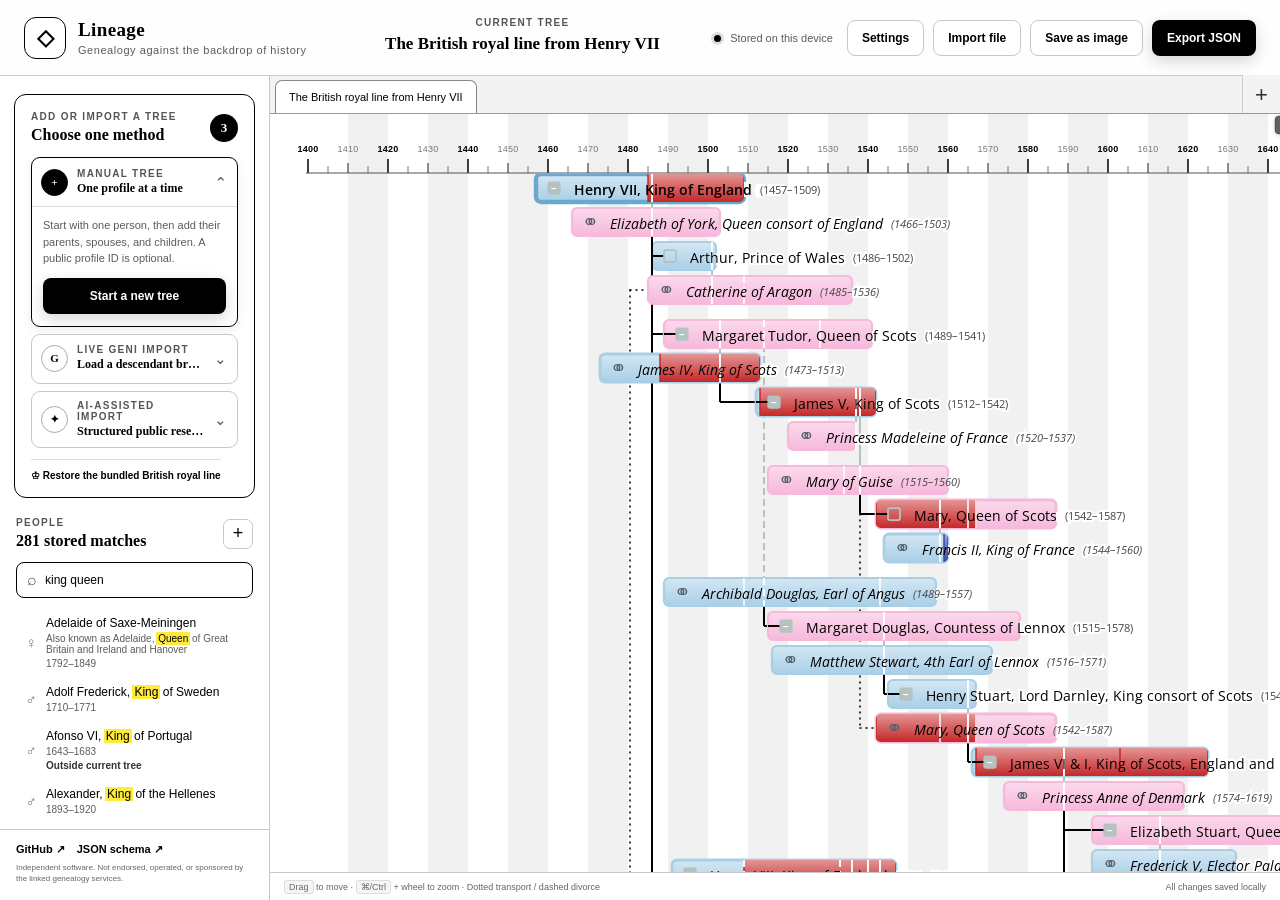
<file: index.html>
<!doctype html>
<html lang="en">
<head>
  <meta charset="utf-8">
  <meta name="viewport" content="width=device-width, initial-scale=1">
  <meta name="color-scheme" content="light">
  <meta name="description" content="Lineage places family trees on a shared timeline, revealing genealogy against the backdrop of history.">
  <meta name="geni-app-id" content="zgW8WYPaAaGlYDbHFDhXfJosKALeFPUPczL7Q4bK">
  <meta name="geni-request-delay-ms" content="450">
  <title>Lineage · Genealogy against the backdrop of history</title>
  <link rel="preconnect" href="https://fonts.googleapis.com">
  <link rel="preconnect" href="https://fonts.gstatic.com" crossorigin>
  <link href="https://fonts.googleapis.com/css2?family=Open+Sans:ital,wght@0,400;1,400&display=swap" rel="stylesheet">
  <link rel="stylesheet" href="./styles.css?v=82">
</head>
<body>
  <div class="app-shell">
    <header class="app-header">
      <a class="brand" href="./" aria-label="Lineage home">
        <span class="brand-mark" aria-hidden="true">◇</span>
        <span>
          <strong>Lineage</strong>
          <small>Genealogy against the backdrop of history</small>
        </span>
      </a>

      <div class="header-center">
        <span class="eyebrow">Current tree</span>
        <button class="tree-title" id="tree-title" type="button">Untitled family</button>
      </div>

      <div class="header-actions">
        <span class="privacy-pill"><span class="status-dot"></span> Stored on this device</span>
        <button class="button secondary" id="global-events-button" type="button">Settings</button>
        <button class="button secondary" id="import-file-button" type="button">Import file</button>
        <button class="button secondary" id="save-image-button" type="button">Save as image</button>
        <button class="button primary" id="export-button" type="button">Export JSON</button>
        <input id="file-input" type="file" accept="application/json,.json,.ged,.gedcom,text/plain" hidden>
      </div>
    </header>

    <div class="workspace">
      <aside class="sidebar left-sidebar">
        <section class="source-card">
          <div class="source-heading">
            <div>
              <span class="eyebrow">Build your own</span>
              <h2>One profile at a time</h2>
            </div>
            <span class="source-monogram" aria-hidden="true">+</span>
          </div>
          <p>Start with one person, then add their parents, spouses, and children. A public profile ID is optional.</p>
          <button class="button primary grow start-tree-button" id="new-tree-button" type="button">Start a new tree</button>
          <div class="source-divider"><span>or research a public branch</span></div>
          <div class="source-subheading"><span class="eyebrow">AI-assisted import</span><strong>Bring back structured public research</strong></div>
          <p>Copy a prepared prompt into your preferred AI chatbot, then paste or upload its JSON response. Matching IDs are stitched into this tree.</p>
          <button class="button secondary grow ai-import-button" id="prepare-ai-import" type="button">Prepare research prompt</button>
          <button class="example-button" id="royal-example-button" type="button">♔ Restore the bundled British royal line</button>
        </section>

        <section class="people-section">
          <div class="section-heading">
            <div>
              <span class="eyebrow">People</span>
              <h2><span id="people-count">0</span> <span id="people-label">profiles</span></h2>
            </div>
            <button class="icon-button" id="add-person-button" type="button" aria-label="Add a person">+</button>
          </div>
          <label class="search-box">
            <span aria-hidden="true">⌕</span>
            <input id="tree-filter" type="search" placeholder="Search all stored people" aria-label="Search all stored people">
          </label>
          <div class="people-list" id="people-list"></div>
        </section>

        <footer class="source-footer">
          <div class="source-links"><a href="https://github.com/liuyao12/genealogy-timeline" target="_blank" rel="noreferrer">GitHub ↗</a><a href="https://github.com/liuyao12/genealogy-timeline/blob/main/docs/import-schema.md" target="_blank" rel="noreferrer">JSON schema ↗</a></div>
          <p>Independent software. Not endorsed, operated, or sponsored by the linked genealogy services.</p>
        </footer>
      </aside>

      <main class="tree-panel">
        <nav class="tree-tab-bar" aria-label="Family trees">
          <div class="tree-tabs" id="tree-tabs" role="tablist"></div>
          <button class="tree-tab-add" id="add-tree-tab" type="button" aria-label="Create another tree" title="Create another tree">+</button>
        </nav>
        <div class="canvas-viewport" id="canvas-viewport">
          <div class="empty-state" id="empty-state">
            <div class="empty-emblem">◇</div>
            <span class="eyebrow">Start locally</span>
            <h1>Add your first profile</h1>
            <p>Build a family timeline one person at a time. Add names and life dates here, then connect each new profile as a parent, spouse, or child. Your working copy remains in this browser.</p>
            <div class="empty-actions">
              <button class="button primary" id="empty-add-person-button" type="button">Add first profile</button>
              <button class="button secondary" id="empty-file-button" type="button">Open a backup</button>
            </div>
          </div>
          <svg id="timeline-ruler" class="timeline-ruler timeline-grid" xmlns="http://www.w3.org/2000/svg" aria-label="Timeline year ruler" hidden></svg>
          <svg id="timeline-canvas" class="timeline-canvas" xmlns="http://www.w3.org/2000/svg" role="img" aria-label="Family tree arranged by lifespan" hidden></svg>
        </div>

        <div class="canvas-status">
          <span><kbd>Drag</kbd> to move · <kbd>⌘/Ctrl</kbd> + wheel to zoom · Dotted transport / dashed divorce</span>
          <span id="save-status">All changes saved locally</span>
        </div>
      </main>

      <div class="detail-backdrop" id="detail-backdrop" hidden></div>
      <aside class="sidebar detail-sidebar" id="detail-sidebar" aria-hidden="true" inert>
        <div class="detail-empty" id="detail-empty">
          <div class="detail-empty-icon">◎</div>
          <h2>Select a profile</h2>
          <p>Profile details and source provenance will appear here.</p>
        </div>
        <form id="person-form" class="person-form" hidden>
          <div class="person-hero">
            <button class="button secondary person-edit-button" id="edit-person" type="button">Edit</button>
            <button class="close-detail" id="close-detail" type="button" aria-label="Close profile">×</button>
            <div class="person-hero-identity">
              <div class="avatar" id="person-avatar">?</div>
              <div class="person-hero-copy">
                <span class="eyebrow">Selected profile</span>
                <h2 id="person-heading">Person</h2>
                <p id="person-life">Life dates unknown</p>
              </div>
              <div class="focus-tree-control">
                <button class="button secondary focus-tree-button tree-action-button" id="focus-tree-button" type="button" aria-pressed="false" aria-label="Show this person’s tree" aria-describedby="focus-tree-status" title="Show this person’s tree"></button>
                <small class="sr-only" id="focus-tree-status">Paternal households above · all descendants below</small>
              </div>
            </div>
          </div>

          <div class="form-content">
            <div class="profile-edit-fields" id="person-edit-fields" hidden>
              <label>Name<input name="displayName" autocomplete="off" required></label>
              <div class="field-grid two-column">
                <label>Birth year<input name="birthYear" inputmode="numeric"></label>
                <label>Death year<input name="deathYear" inputmode="numeric"></label>
              </div>
              <label>Geni public ID <small>Optional</small><input name="geniId" autocomplete="off" placeholder="g600000… or a Geni profile URL"></label>
            </div>

            <div class="relationship-section">
              <div class="relationship-heading">
                <span class="eyebrow">Parentage</span>
                <small>Parents recorded for this profile</small>
              </div>

              <div class="geni-family-card" id="geni-family-card">
                <div class="geni-family-card-heading">
                  <span class="geni-family-mark" aria-hidden="true">G</span>
                  <span class="geni-family-card-copy">
                    <strong id="geni-family-heading">Add immediate family from Geni</strong>
                    <small id="geni-family-status">Parents, siblings, spouses, and children are merged without replacing local edits.</small>
                  </span>
                  <span class="geni-family-badge" id="geni-family-badge">Not checked</span>
                </div>
                <button class="button primary grow geni-family-primary" id="geni-family-primary" type="button">Load immediate family from Geni</button>
                <div class="geni-family-link" id="geni-family-link" hidden>
                  <label for="geni-family-link-input">Geni profile URL or public ID</label>
                  <input id="geni-family-link-input" autocomplete="off" placeholder="https://www.geni.com/people/… or g600000…">
                  <button class="button primary grow" id="geni-family-link-button" type="button">Link &amp; load immediate family</button>
                </div>
              </div>

              <div class="known-family-heading">
                <strong>Parents in this tree</strong>
                <small id="known-family-count">0 parents</small>
              </div>
              <div class="relationship-households" id="relationship-households"></div>

              <details class="family-alternatives" id="family-alternatives">
                <summary>Other ways to add family</summary>
                <div class="family-alternative-actions">
                  <button class="button secondary grow" id="add-relative" type="button">Add one person manually</button>
                  <button class="button secondary grow" id="prepare-ai-person-import" type="button">Research with AI</button>
                </div>
                <p id="ai-family-status">AI research can add relatives not available through Geni.</p>
              </details>
            </div>

            <div class="event-editor-section name-period-section">
              <span class="eyebrow">Names over time</span>
              <div class="event-editor-list" id="name-periods-list"></div>
              <div class="name-period-add-row">
                <input id="name-period-name" type="text" placeholder="Name or title" aria-label="Historical name or title">
                <input id="name-period-start" type="text" inputmode="numeric" placeholder="From" aria-label="Name period start year">
                <input id="name-period-end" type="text" inputmode="numeric" placeholder="To" aria-label="Name period end year">
                <button class="icon-button" id="add-name-period" type="button" aria-label="Add historical name">+</button>
              </div>
            </div>

            <div class="event-editor-section life-events-section">
              <div class="life-events-heading">
                <span class="eyebrow">Chronology</span>
                <small>Filled circles are shown; child circles control branches</small>
              </div>
              <div class="event-editor-list person-event-table" id="personal-events-list" aria-label="Chronological life events"></div>
              <div class="event-add-row personal-event-add-row">
                <input id="personal-event-name" type="text" placeholder="Add a marked event" aria-label="Personal event name">
                <input id="personal-event-start" type="text" inputmode="numeric" placeholder="Start" aria-label="Personal event start year">
                <input id="personal-event-end" type="text" inputmode="numeric" placeholder="End" aria-label="Personal event end year">
                <div id="personal-event-color" class="event-color-picker" aria-label="Personal event colour"></div>
                <button class="icon-button" id="add-personal-event" type="button" aria-label="Add personal event">+</button>
              </div>
            </div>

            <div class="provenance-box">
              <span class="eyebrow">Source provenance</span>
              <div class="provenance-row">
                <span class="source-monogram small" id="person-source-mark" aria-hidden="true">S</span>
                <div>
                  <strong id="person-source-name">Public profile</strong>
                  <a id="person-source-link" href="#" target="_blank" rel="noreferrer">No profile linked</a>
                </div>
              </div>
              <small id="source-updated">Add a source URL to preserve attribution.</small>
            </div>

            <div class="form-actions" id="person-edit-actions" hidden>
              <button class="button primary grow" type="submit">Save profile</button>
              <button class="button secondary" id="cancel-person-edit" type="button">Cancel</button>
              <button class="button danger" id="delete-person" type="button">Delete</button>
            </div>
          </div>
        </form>
      </aside>
    </div>
  </div>

  <dialog id="add-dialog">
    <form method="dialog" id="add-form" class="dialog-card">
      <div class="dialog-heading">
        <div><span class="eyebrow">Local profile</span><h2 id="add-dialog-heading">Add a person</h2></div>
        <button class="close-detail" value="cancel" aria-label="Close">×</button>
      </div>
      <div class="field-grid two-column">
        <label>First / given name<input name="firstName" required autofocus></label>
        <label>Last / family name<input name="lastName"></label>
      </div>
      <div class="field-grid two-column">
        <label>Birth year<input name="birthYear" inputmode="numeric"></label>
        <label>Gender<select name="gender"><option value="unknown">Unknown</option><option value="male">Male</option><option value="female">Female</option></select></label>
      </div>
      <div class="field-grid two-column">
        <label>Relationship<select name="relationType" id="relation-type"><option value="child">Child of</option><option value="parent">Parent of</option><option value="spouse">Spouse of</option><option value="none">Not connected</option></select></label>
        <label>Existing profile<select name="relatedPersonId" id="parent-select"><option value="">No profile selected</option></select></label>
      </div>
      <label>Geni public ID <small>Optional</small><input name="geniId" autocomplete="off" placeholder="g600000… or a Geni profile URL"></label>
      <div class="dialog-actions">
        <button class="button secondary" value="cancel">Cancel</button>
        <button class="button primary" value="default">Add profile</button>
      </div>
    </form>
  </dialog>

  <dialog id="new-tree-dialog">
    <form method="dialog" id="new-tree-form" class="dialog-card compact-dialog-card">
      <div class="dialog-heading">
        <div><span class="eyebrow">Manual tree</span><h2>Start with one profile</h2></div>
        <button class="close-detail" value="cancel" aria-label="Close">×</button>
      </div>
      <p class="dialog-intro new-tree-intro">This starts a blank tree stored in this browser. You can restore the British royal example at any time.</p>
      <label>Tree title<input name="title" autocomplete="off" placeholder="My family tree"></label>
      <div class="dialog-actions">
        <button class="button secondary" value="cancel">Cancel</button>
        <button class="button primary" value="default">Add the first profile</button>
      </div>
    </form>
  </dialog>

  <dialog id="events-dialog">
    <div class="dialog-card">
      <div class="dialog-heading">
        <div><span class="eyebrow">Timeline</span><h2>Settings</h2></div>
        <button class="close-detail" id="close-events-dialog" type="button" aria-label="Close">×</button>
      </div>
      <div class="timeline-display-settings">
        <div class="timeline-toggle-setting">
          <span class="timeline-toggle-label">Historical snapshot<small>Click or drag the ruler to choose a year</small></span>
          <button class="timeline-setting-toggle" id="timeline-as-of-toggle" type="button" aria-pressed="false">Off</button>
        </div>
        <div class="timeline-toggle-setting">
          <span class="timeline-toggle-label">Life-event marks<small>Show or hide marriage, relationship, and authored-event marks</small></span>
          <button class="timeline-setting-toggle" id="timeline-personal-events-toggle" type="button" aria-pressed="true">On</button>
        </div>
        <div class="timeline-toggle-setting">
          <span class="timeline-toggle-label">Decade background<small>Alternating white and light-gray decades</small></span>
          <button class="timeline-setting-toggle" id="timeline-background-toggle" type="button" aria-pressed="true">On</button>
        </div>
        <div class="timeline-step-setting"><span>Horizontal scale</span><div class="timeline-stepper"><button id="timeline-scale-down" type="button" aria-label="Decrease horizontal scale">‹</button><output id="timeline-scale-value">Default · 4 px/year</output><button id="timeline-scale-up" type="button" aria-label="Increase horizontal scale">›</button></div></div>
        <div class="timeline-step-setting"><span>Node height</span><div class="timeline-stepper"><button id="timeline-height-down" type="button" aria-label="Decrease node height">‹</button><output id="timeline-height-value">Compact · 28 px</output><button id="timeline-height-up" type="button" aria-label="Increase node height">›</button></div></div>
      </div>
      <p class="dialog-intro">Click or drag the ruler to choose the snapshot year. Global events appear behind every profile.</p>
      <span class="eyebrow">Global events</span>
      <div class="event-editor-list global-event-list" id="global-events-list"></div>
      <div class="event-add-row global-event-add-row">
        <input id="global-event-name" type="text" placeholder="Event name" aria-label="Global event name">
        <input id="global-event-start" type="text" inputmode="numeric" placeholder="Start" aria-label="Global event start year">
        <input id="global-event-end" type="text" inputmode="numeric" placeholder="End" aria-label="Global event end year">
        <div id="global-event-color" class="event-color-picker" aria-label="Global event colour"></div>
        <button class="button primary" id="add-global-event" type="button">Add event</button>
      </div>
    </div>
  </dialog>

  <dialog id="ai-import-dialog">
    <div class="dialog-card ai-import-dialog-card">
      <div class="dialog-heading">
        <div><span class="eyebrow">AI-assisted import</span><h2>Research, then stitch</h2></div>
        <button class="close-detail" id="close-ai-import" type="button" aria-label="Close">×</button>
      </div>
      <p class="dialog-intro">Edit the request if needed, copy it into your preferred AI chatbot, then paste the chatbot’s JSON-only response below.</p>
      <label>Research prompt<textarea id="ai-import-prompt" rows="12" spellcheck="false"></textarea></label>
      <div class="ai-prompt-links">
        <a href="https://github.com/liuyao12/genealogy-timeline/blob/main/docs/import-schema.md" target="_blank" rel="noreferrer">Schema ↗</a>
        <a href="https://github.com/liuyao12/genealogy-timeline/blob/main/examples/stitch-import.example.json" target="_blank" rel="noreferrer">Example JSON ↗</a>
      </div>
      <button class="button secondary" id="copy-ai-import-prompt" type="button">Copy prompt</button>
      <label class="ai-json-label">Returned JSON<textarea id="ai-import-json" rows="8" spellcheck="false" placeholder="Paste the JSON object here"></textarea></label>
      <div class="dialog-actions">
        <button class="button secondary" id="upload-ai-import" type="button">Choose JSON file</button>
        <button class="button primary" id="stitch-ai-import" type="button">Stitch into tree</button>
      </div>
    </div>
  </dialog>

  <div class="toast" id="toast" role="status" aria-live="polite"></div>
  <script type="module" src="./geni-import.js?v=4"></script>
  <script type="module" src="./app.js?v=154"></script>
</body>
</html>
</file>
<file: styles.css>
:root {
  --ink: #000000;
  --muted: #5c5c5c;
  --line: #c8c8c8;
  --paper: #ffffff;
  --panel: #ffffff;
  --wash: #f2f2f2;
  --green: #000000;
  --green-dark: #222222;
  --green-pale: #ededed;
  --bronze: #000000;
  --rose: #ffffff;
  --blue: #ffffff;
  --as-of: #00c853;
  --as-of-dark: #007a33;
  --shadow: 0 18px 50px rgba(0, 0, 0, .18);
  font-family: Inter, ui-sans-serif, -apple-system, BlinkMacSystemFont, "Segoe UI", sans-serif;
  color: var(--ink);
  background: var(--wash);
}

* { box-sizing: border-box; }
[hidden] { display: none !important; }
html, body { height: 100%; margin: 0; }
body { min-width: 1080px; overflow: hidden; }
button, input, textarea, select { font: inherit; }
button { color: inherit; }
a { color: var(--green); }

.app-shell { height: 100%; display: flex; flex-direction: column; }
.app-header {
  height: 76px; flex: 0 0 76px; display: grid; grid-template-columns: 310px 1fr 545px;
  align-items: center; padding: 0 24px; background: rgba(255,255,255,.96); border-bottom: 1px solid var(--line); z-index: 10;
}
.brand { display: inline-flex; align-items: center; gap: 12px; text-decoration: none; color: var(--ink); width: fit-content; }
.brand-mark, .empty-emblem {
  display: grid; place-items: center; width: 42px; height: 42px; border: 1px solid #000; border-radius: 12px;
  color: #000; background: #fff; font: 700 22px/1 Georgia, serif;
  box-shadow: inset 0 0 0 4px #fff;
}
.brand strong { display: block; font: 650 19px/1.15 Georgia, serif; letter-spacing: .02em; }
.brand small { display: block; margin-top: 4px; color: var(--muted); font-size: 11px; letter-spacing: .05em; }
.header-center { text-align: center; min-width: 0; }
.eyebrow { display: block; color: #555; font-size: 10px; font-weight: 700; letter-spacing: .13em; text-transform: uppercase; }
.tree-title { border: 0; background: transparent; margin-top: 3px; padding: 2px 12px; max-width: 430px; overflow: hidden; text-overflow: ellipsis; font: 650 17px/1.3 Georgia, serif; cursor: pointer; }
.header-actions { display: flex; align-items: center; justify-content: flex-end; gap: 9px; }
.privacy-pill { margin-right: 5px; color: var(--muted); font-size: 11px; white-space: nowrap; }
.status-dot { display: inline-block; width: 7px; height: 7px; margin-right: 6px; border-radius: 50%; background: #000; box-shadow: 0 0 0 3px #ddd; }
.button { border: 1px solid transparent; border-radius: 8px; min-height: 36px; padding: 0 14px; font-weight: 650; font-size: 12px; cursor: pointer; transition: .15s ease; }
.button:hover { transform: translateY(-1px); }
.button:focus-visible, .icon-button:focus-visible { outline: 2px solid #000; outline-offset: 2px; }
.button.primary { background: #000; color: #fff; box-shadow: 0 5px 15px rgba(0,0,0,.16); }
.button.primary:hover { background: var(--green-dark); }
.button.secondary { border-color: var(--line); background: #fff; }
.button.danger { border-color: #000; color: #000; background: #fff; }
.grow { flex: 1; }
.compact-dialog-card { width: min(420px, calc(100vw - 40px)); }

.workspace { min-height: 0; flex: 1; display: grid; grid-template-columns: 270px minmax(0, 1fr); }
.sidebar { min-height: 0; background: var(--panel); }
.left-sidebar { display: flex; flex-direction: column; border-right: 1px solid var(--line); }
.source-card { margin: 18px 14px 14px; padding: 16px; border: 1px solid #000; border-radius: 12px; background: #fff; }
.source-heading, .section-heading, .dialog-heading { display: flex; align-items: center; justify-content: space-between; gap: 12px; }
.source-card h2, .section-heading h2, .dialog-card h2 { margin: 3px 0 0; font: 650 16px/1.2 Georgia, serif; }
.source-card p { color: var(--muted); font-size: 11px; line-height: 1.5; }
.source-monogram { width: 28px; height: 28px; display: grid; place-items: center; border-radius: 50%; background: var(--green); color: white; font: 700 13px Georgia, serif; }
.source-monogram.small { flex: 0 0 30px; width: 30px; height: 30px; }
.source-options { display: grid; grid-template-columns: 1fr 74px; gap: 6px; margin-bottom: 7px; }
.source-provider { height: 34px; padding: 0 9px; font-size: 11px; background: rgba(255,255,255,.82); }
.depth-select { display: grid; grid-template-columns: 30px 40px; align-items: center; gap: 4px; color: var(--muted); font-size: 9px; }
.depth-select select { height: 34px; padding: 0 5px; font-size: 11px; }
.input-row { display: grid; grid-template-columns: 1fr 34px; gap: 6px; }
input, textarea, select { width: 100%; border: 1px solid #999; border-radius: 7px; padding: 9px 10px; color: var(--ink); background: #fff; outline: 0; }
input:focus, textarea:focus, select:focus { border-color: #000; box-shadow: 0 0 0 3px rgba(0,0,0,.10); }
.source-note { margin: 9px 0 0 !important; font-size: 9px !important; letter-spacing: .02em; }
.start-tree-button { width: 100%; margin-top: 2px; }
.ai-import-button { width: 100%; }
.source-divider { display: flex; align-items: center; gap: 8px; margin: 13px 0 10px; color: #777; font-size: 8px; text-transform: uppercase; letter-spacing: .08em; }
.source-divider::before, .source-divider::after { content: ''; flex: 1; height: 1px; background: #ddd; }
.source-divider span { white-space: nowrap; }
.source-subheading { margin-bottom: 8px; }
.source-subheading strong { display: block; margin-top: 2px; font: 600 12px/1.3 Georgia, serif; }
.example-button { margin: 9px 0 0; padding: 0; border: 0; background: transparent; color: var(--green); font-size: 10px; font-weight: 700; cursor: pointer; }
.example-button:hover { text-decoration: underline; }
.source-download-link { display: inline-block; margin-top: 8px; color: var(--green); font-size: 9px; font-weight: 700; text-decoration: none; }
.icon-button { display: grid; place-items: center; width: 30px; height: 30px; padding: 0; border: 1px solid var(--line); border-radius: 7px; background: #fff; cursor: pointer; font-size: 18px; }
.icon-button.accent { border-color: var(--green); color: #fff; background: var(--green); }
.people-section { min-height: 0; display: flex; flex: 1; flex-direction: column; padding: 0 16px; }
.section-heading { margin: 5px 0 12px; }
.search-box { height: 36px; display: flex; align-items: center; gap: 8px; padding: 0 10px; border: 1px solid #000; border-radius: 8px; background: #fff; color: #555; }
.search-box input { border: 0; padding: 0; background: transparent; box-shadow: none; font-size: 12px; }
.people-list { min-height: 0; flex: 1; margin: 10px -7px 0; overflow-y: auto; padding: 0 7px 16px; }
.person-list-item { width: 100%; display: grid; grid-template-columns: 18px minmax(0, 1fr); align-items: center; gap: 6px; padding: 8px 6px; border: 0; border-radius: 8px; background: transparent; text-align: left; cursor: pointer; }
.person-list-item:hover, .person-list-item.active { background: var(--green-pale); }
.person-gender { display: grid; place-items: center; width: 18px; color: #555; font: 400 15px/1 "Open Sans", Arial, sans-serif; }
.person-list-item[data-gender="male"] .person-gender { color: #527f9e; }
.person-list-item[data-gender="female"] .person-gender { color: #a65f7f; }
.person-list-item strong { display: block; overflow: hidden; text-overflow: ellipsis; white-space: nowrap; font-size: 12px; font-weight: 400; }
.person-name-match { padding: 0 1px; color: #000; background: #ffeb3b; box-shadow: 0 0 0 1px #ffeb3b; }
.person-list-item small { display: block; margin-top: 3px; color: var(--muted); font-size: 10px; }
.person-list-row { display: block; border-radius: 8px; }
.person-list-row:hover, .person-list-row:focus-within, .person-list-row.active { background: var(--green-pale); }
.person-list-row .person-list-item { min-width: 0; background: transparent; }
.person-list-row .person-list-item:hover, .person-list-row .person-list-item.active { background: transparent; }
.tree-action-button {
  --tree-action-icon-size: 16px;
  display: grid;
  place-items: center;
  padding: 0;
  color: #111;
  line-height: 1;
}
.tree-action-button::before {
  content: '';
  display: block;
  width: var(--tree-action-icon-size);
  height: var(--tree-action-icon-size);
  background: currentColor;
  -webkit-mask: url("data:image/svg+xml,%3Csvg xmlns='http://www.w3.org/2000/svg' viewBox='0 0 24 24'%3E%3Cpath d='M12 2 7.5 8h2L6 12.5h2.3L4.5 18h6v4h3v-4h6l-3.8-5.5H18L14.5 8h2Z'/%3E%3C/svg%3E") center / contain no-repeat;
  mask: url("data:image/svg+xml,%3Csvg xmlns='http://www.w3.org/2000/svg' viewBox='0 0 24 24'%3E%3Cpath d='M12 2 7.5 8h2L6 12.5h2.3L4.5 18h6v4h3v-4h6l-3.8-5.5H18L14.5 8h2Z'/%3E%3C/svg%3E") center / contain no-repeat;
}
.person-list-scope { color: #333 !important; font-weight: 650; }
.people-search-empty { margin: 12px 6px; color: var(--muted); font-size: 10px; line-height: 1.45; }
.source-links { display: flex; gap: 12px; }
.source-footer { padding: 13px 16px 15px; border-top: 1px solid var(--line); }
.source-footer a { font-weight: 700; font-size: 11px; text-decoration: none; }
.source-footer p { margin: 6px 0 0; color: #666; font-size: 8px; line-height: 1.45; }

.tree-panel { min-width: 0; min-height: 0; position: relative; display: flex; flex-direction: column; background: #fff; }
.tree-tab-bar { z-index: 40; display: flex; min-width: 0; height: 38px; flex: 0 0 38px; align-items: end; border-bottom: 1px solid #999; background: #f3f3f3; -webkit-user-select: none; user-select: none; }
.tree-tabs { display: flex; min-width: 0; flex: 1; height: 100%; align-items: end; gap: 2px; padding: 5px 5px 0; overflow-x: auto; scrollbar-width: thin; }
.tree-tab { min-width: 90px; max-width: 230px; height: 32px; padding: 0 13px; overflow: hidden; border: 1px solid #bbb; border-bottom: 0; border-radius: 7px 7px 0 0; background: #e5e5e5; color: #555; font: 500 11px/31px Inter, Arial, sans-serif; text-align: left; text-overflow: ellipsis; white-space: nowrap; cursor: pointer; }
.tree-tab:hover { background: #eee; color: #111; }
.tree-tab[aria-selected="true"] { position: relative; height: 33px; margin-bottom: -1px; border-color: #888; background: #fff; color: #000; }
.tree-tab:focus-visible, .tree-tab-add:focus-visible { outline: 2px solid #000; outline-offset: -3px; }
.tree-tab-add { width: 38px; height: 38px; flex: 0 0 38px; border: 0; border-left: 1px solid #ccc; background: #f3f3f3; color: #333; font: 300 22px/38px Inter, Arial, sans-serif; cursor: pointer; }
.tree-tab-add:hover { background: #fff; color: #000; }
.canvas-viewport { min-height: 0; flex: 1; position: relative; overflow: auto; cursor: grab; background-color: #fff; background-image: radial-gradient(#d4d4d4 0.7px, transparent 0.7px); background-size: 20px 20px; -webkit-user-select: none; user-select: none; }
.canvas-viewport.dragging { cursor: grabbing; }
.canvas-viewport.as-of-dragging { cursor: none; }
.filter-empty-label { fill: var(--ink); font: 650 18px Georgia, serif; }
.filter-empty-hint { fill: var(--muted); font: 10px Inter, sans-serif; }
.empty-state { position: absolute; inset: 0; display: flex; align-items: center; justify-content: center; flex-direction: column; padding: 40px; text-align: center; }
.empty-state[hidden] { display: none; }
.empty-emblem { width: 62px; height: 62px; border-radius: 18px; margin-bottom: 22px; font-size: 30px; }
.empty-state h1 { margin: 8px 0 10px; font: 650 29px/1.1 Georgia, serif; }
.empty-state p { max-width: 520px; margin: 0; color: var(--muted); font-size: 13px; line-height: 1.65; }
.empty-actions { display: flex; gap: 9px; margin-top: 23px; }
.canvas-status { height: 28px; flex: 0 0 28px; display: flex; align-items: center; justify-content: space-between; padding: 0 14px; border-top: 1px solid var(--line); background: #fff; color: #666; font-size: 9px; }
kbd { border: 1px solid #ddd; border-radius: 3px; background: #f6f6f6; padding: 1px 4px; font: inherit; }

.timeline-canvas { display: block; min-width: 100%; transform-origin: 0 0; overflow: visible; }
.timeline-canvas[hidden], .timeline-ruler[hidden] { display: none; }
.timeline-ruler { position: sticky; top: 0; z-index: 31; display: block; height: 44px; min-width: 100%; margin-bottom: -44px; overflow: visible; cursor: crosshair; pointer-events: auto; transform-origin: 0 0; }
.timeline-decade-bands { pointer-events: none; }
.timeline-decade-band { shape-rendering: crispEdges; }
.timeline-decade-band.tone-0 { fill: #ffffff; fill-opacity: .92; }
.timeline-decade-band.tone-1 { fill: #eeeeee; fill-opacity: .78; }
.ruler-decade-bands .timeline-decade-band { fill-opacity: .88; }
.timeline-grid .ruler-band { fill: rgba(255, 255, 255, .84); stroke: none; }
.timeline-grid .ruler-line { stroke: #555; stroke-width: 1.2; }
.timeline-grid .year-tick { stroke: #777; stroke-width: 1; }
.timeline-grid .year-tick.decade { stroke: #444; stroke-width: 1.2; }
.timeline-grid .year-tick.major { stroke: #000; stroke-width: 1.5; }
.timeline-grid text { fill: #555; font: 9px Inter, sans-serif; letter-spacing: .03em; }
.timeline-grid .major-label { fill: #000; font-weight: 700; }
.timeline-grid .decade-label { fill: #777; }
.timeline-grid .year-tick.current-year { stroke: #e65100; stroke-width: 2; }
.timeline-grid .current-year-label { fill: #e65100; font-weight: 700; }
.timeline-grid .year-tick.as-of-year { stroke: var(--as-of); stroke-width: 2.5; }
.timeline-grid .as-of-year-label { fill: #fff; font-weight: 700; }
.timeline-as-of-handle { cursor: grab; pointer-events: all; touch-action: none; }
.timeline-as-of-handle:focus { outline: none; }
.timeline-as-of-handle:focus .as-of-handle-box { stroke-width: 2; }
.timeline-as-of-handle .as-of-handle-box { fill: var(--as-of); stroke: var(--as-of-dark); stroke-width: 1; vector-effect: non-scaling-stroke; }
.timeline-as-of-handle .as-of-handle-pointer { fill: var(--as-of); stroke: none; }
.timeline-as-of-preview { pointer-events: none; }
.timeline-grid .year-tick.as-of-year-preview { stroke: #666; stroke-width: 1; stroke-dasharray: 2 2; }
.timeline-as-of-preview .as-of-preview-box { fill: rgba(255,255,255,.94); stroke: #777; stroke-width: 1; vector-effect: non-scaling-stroke; }
.timeline-as-of-preview .as-of-preview-label { fill: #333; font-weight: 700; }
.timeline-as-of-preview .as-of-preview-pointer { fill: #666; stroke: none; }
.timeline-current-year-line { fill: none; stroke: #e65100; stroke-width: 1.5; opacity: .9; vector-effect: non-scaling-stroke; pointer-events: none; }
.timeline-as-of-layer, .timeline-as-of-line { pointer-events: none; }
.timeline-as-of-line { fill: none; stroke: var(--as-of); stroke-width: 2.5; vector-effect: non-scaling-stroke; }
.timeline-as-of-hit { fill: none; stroke: rgba(0,0,0,.001); stroke-width: 14; cursor: none; pointer-events: stroke; vector-effect: non-scaling-stroke; }
.timeline-as-of-hit:hover + .timeline-as-of-line { stroke-width: 3; }
.timeline-as-of-grip { pointer-events: none; }
.timeline-as-of-grip-box { fill: var(--as-of); stroke: var(--as-of); stroke-width: 1; filter: drop-shadow(0 1px 2px rgba(0,0,0,.28)); vector-effect: non-scaling-stroke; }
.timeline-as-of-grip-bar { stroke: #fff; stroke-width: 1.6; stroke-linecap: round; vector-effect: non-scaling-stroke; }
.timeline-snapshot-labels { pointer-events: none; }
.timeline-edge { fill: none; stroke: #000; stroke-width: 1.5; vector-effect: non-scaling-stroke; pointer-events: none; }
.timeline-edge.paternal { stroke-width: 2; }
.timeline-edge.maternal { stroke: #555; stroke-width: 1.25; }
.timeline-edge.horizontal { stroke-dasharray: none; stroke-linecap: butt; }
.timeline-edge.transport { stroke: #000; stroke-width: 1.5; stroke-dasharray: 1 5; stroke-linecap: round; shape-rendering: auto; }
.timeline-edge.divorced { stroke: #000; stroke-width: 1.5; stroke-dasharray: 7 4; stroke-linecap: butt; shape-rendering: auto; }
.timeline-edge.family-stem { shape-rendering: crispEdges; }
.timeline-edge.marriage-couple { stroke: #b5c2bf; }
.timeline-edge.node-horizontal-overlay, .timeline-edge.descendant-node-overlay { pointer-events: none; }
.timeline-edge.marriage-node-overlay { stroke: #fff; pointer-events: none; }
.timeline-edge.marriage-date-marker { stroke: #fff; stroke-width: 1.5; pointer-events: none; }
.timeline-node { cursor: pointer; }
.timeline-node .lifespan { fill: #fff; stroke: none; }
.timeline-node .lifespan-outline { fill: none; stroke: #555; stroke-width: 2.2; vector-effect: non-scaling-stroke; pointer-events: none; }
.timeline-node.male .lifespan { fill: url(#geni-male-gradient); }
.timeline-node.female .lifespan { fill: url(#geni-female-gradient); }
.timeline-node.male .lifespan-outline { stroke: #a9cfe7; }
.timeline-node.female .lifespan-outline { stroke: #f6b8db; }
.timeline-node.reigned .lifespan-outline { stroke-width: 2.8; }
.timeline-node.focus .lifespan-outline { stroke-width: 4.4; }
.timeline-node.focus.male .lifespan-outline { stroke: #69a9cf; }
.timeline-node.focus.female .lifespan-outline { stroke: #e580b5; }
.timeline-node.focus.unknown .lifespan-outline { stroke: #777; }
.timeline-node.focus .timeline-label:not(.timeline-label-halo) { font-weight: 600; }
.timeline-node.selected .lifespan-outline { stroke-width: 3.4; }
.timeline-node.focus.selected .lifespan-outline { stroke-width: 4.8; }
.timeline-node.list-hover .lifespan-outline { stroke-width: 4.4; filter: drop-shadow(0 0 2px var(--as-of)); }
.timeline-node.list-hover .timeline-label:not(.timeline-label-halo) .timeline-name-match,
.timeline-snapshot-label.list-hover-label .timeline-label:not(.timeline-label-halo) .timeline-name-match {
  fill: #000; stroke: #ffeb3b; stroke-width: 5px; stroke-linejoin: round; paint-order: stroke fill;
}
.global-event-range { pointer-events: none; }
.global-event-edge { stroke-width: 1.3; vector-effect: non-scaling-stroke; pointer-events: none; }
.sticky-global-event-guides, .sticky-global-event-labels, .global-event-label { pointer-events: none; }
.global-event-label-guide { stroke-width: 1.2; opacity: .32; vector-effect: non-scaling-stroke; }
.global-event-label-box { stroke: rgba(0,0,0,.30); stroke-width: 1; filter: drop-shadow(0 1px 2px rgba(0,0,0,.18)); vector-effect: non-scaling-stroke; }
.timeline-grid .global-event-label-text { fill: #fff; stroke: none; font: 700 8px Inter, sans-serif; letter-spacing: .01em; }
.global-event-label-pointer { stroke: none; }
.personal-event-range { pointer-events: none; }
.personal-event-edge, .personal-event-point { stroke-width: 1.5; vector-effect: non-scaling-stroke; pointer-events: none; }
.personal-event-point { stroke-width: 2.2; }
.personal-event-mark, .family-event-mark { pointer-events: none; }
.family-event-halo { fill: none; stroke: rgba(255,255,255,.95); stroke-width: 3.8; stroke-linejoin: round; vector-effect: non-scaling-stroke; }
.family-event-child-birth-line { stroke: #111; stroke-width: 1.2; stroke-dasharray: 1 2.5; vector-effect: non-scaling-stroke; }
.family-event-child-birth-dot { fill: #111; stroke: #fff; stroke-width: 1; vector-effect: non-scaling-stroke; }
.family-event-relationship-line, .family-event-relationship-end-line { fill: none; stroke: #111; stroke-width: 1.4; stroke-linejoin: round; vector-effect: non-scaling-stroke; }
.timeline-expander .expander-box { fill: #b5c2bf; stroke: #b5c2bf; stroke-width: 1.25; }
.timeline-expander.collapsed .expander-box { fill: #55616d; stroke: #55616d; }
.timeline-expander.expanded .expander-box { fill: #b5c2bf; stroke: #b5c2bf; }
.timeline-expander.leaf .expander-box { fill: transparent; stroke: #b5c2bf; stroke-width: 1.75; }
.timeline-expander:not(.leaf) { cursor: pointer; }
.timeline-node .node-symbol { fill: #fff; font: 700 10px/1 Inter, sans-serif; text-anchor: middle; dominant-baseline: central; pointer-events: none; }
.timeline-marriage-link { pointer-events: none; }
.timeline-marriage-link .marriage-symbol { fill: #55616d; font: 20px/1 "Apple Symbols", "Segoe UI Symbol", serif; text-anchor: middle; dominant-baseline: central; }
.timeline-label { fill: #000; stroke: none; font: 400 14px "Open Sans", Arial, sans-serif; dominant-baseline: central; pointer-events: none; }
.timeline-label-halo { fill: none; stroke: rgba(255,255,255,.94); stroke-width: 4px; paint-order: stroke; }
.timeline-label-halo .timeline-life-label { fill: none; stroke: rgba(255,255,255,.94); }
.timeline-node.spouse .timeline-label, .timeline-snapshot-label.spouse .timeline-label { font-style: italic; }
.timeline-life-label { fill: #444; font: 400 11px "Open Sans", Arial, sans-serif; }
.timeline-node.spouse .timeline-life-label, .timeline-snapshot-label.spouse .timeline-life-label { font-style: italic; }
.timeline-node .current-year-edge { stroke: #e65100; stroke-width: 2; vector-effect: non-scaling-stroke; }

.detail-backdrop {
  position: fixed; z-index: 29; inset: 136px 0 0; background: transparent; cursor: default;
}
.detail-backdrop[hidden] { display: none; }
.detail-sidebar {
  position: fixed; z-index: 41; top: 76px; right: 0; bottom: 0; width: 380px; max-width: calc(100vw - 300px);
  border-left: 1px solid #000; overflow-y: auto; box-shadow: -16px 0 40px rgba(0,0,0,.16);
  transform: translateX(calc(100% + 20px)); visibility: hidden; pointer-events: none;
  transition: transform .24s ease, visibility 0s linear .24s;
}
.detail-sidebar.open { transform: translateX(0); visibility: visible; pointer-events: auto; transition-delay: 0s; }
.detail-empty { height: 100%; display: flex; align-items: center; justify-content: center; flex-direction: column; padding: 35px; text-align: center; color: var(--muted); }
.detail-empty-icon { display: grid; place-items: center; width: 48px; height: 48px; border: 1px dashed #bbb; border-radius: 50%; font-size: 20px; }
.detail-empty h2 { margin: 15px 0 5px; color: var(--ink); font: 650 17px Georgia, serif; }
.detail-empty p { margin: 0; font-size: 11px; line-height: 1.5; }
.person-hero { position: relative; padding: 44px 18px 16px; border-bottom: 1px solid var(--line); background: #fff; }
.person-hero-identity { display: grid; grid-template-columns: 54px minmax(0, 1fr) 36px; align-items: center; gap: 11px; width: 100%; }
.person-hero-copy { min-width: 0; text-align: left; }
.avatar { width: 54px; height: 54px; display: grid; place-items: center; margin: 0; border: 1px solid #000; border-radius: 50%; background: #fff; font: 700 18px Georgia, serif; color: #000; }
.close-detail { width: 28px; height: 28px; display: grid; place-items: center; border: 0; border-radius: 7px; background: transparent; color: #555; font-size: 21px; cursor: pointer; }
.person-hero .close-detail { position: absolute; right: 12px; top: 10px; }
.person-edit-button { position: absolute; left: 12px; top: 10px; min-height: 29px; padding: 0 10px; }
.person-hero h2 { margin: 4px 0 2px; overflow-wrap: anywhere; font: 650 19px/1.15 Georgia, serif; }
.person-hero p { margin: 0; color: var(--muted); font-size: 11px; }
.focus-tree-control { display: grid; place-items: center; align-self: center; margin: 0; }
.focus-tree-button { --tree-action-icon-size: 18px; width: 36px; min-width: 36px; min-height: 34px; }
.focus-tree-button[aria-pressed="true"] { border-color: #111; background: #111; color: #fff; cursor: default; transform: none; }
.focus-tree-transitioning .focus-tree-button,
.focus-tree-transitioning .relationship-focus { pointer-events: none; }
.form-content { padding: 18px 20px 25px; }
.profile-edit-fields { margin-bottom: 17px; padding: 14px; border: 1px solid #000; border-radius: 9px; }
.form-content > label, .dialog-card > label, .field-grid label, .provenance-box label { display: block; margin-bottom: 13px; color: #555; font-size: 9px; font-weight: 700; letter-spacing: .06em; text-transform: uppercase; }
.form-content input, .form-content textarea, .dialog-card input, .dialog-card select { display: block; margin-top: 5px; color: var(--ink); font-size: 12px; font-weight: 400; letter-spacing: 0; text-transform: none; }
.field-grid { display: grid; gap: 10px; }
.two-column { grid-template-columns: 1fr 1fr; }
.relationship-section { margin: 6px 0 17px; padding: 14px; border: 1px solid #000; border-radius: 9px; background: #fff; }
.relationship-heading { display: flex; align-items: baseline; justify-content: space-between; gap: 12px; }
.relationship-heading small { color: #777; font-size: 8px; text-align: right; }
.geni-family-card { margin-top: 11px; padding: 12px; border: 1px solid #b9c0bf; border-radius: 9px; background: #f6f8f7; }
.geni-family-card.is-loading { border-color: #111; box-shadow: inset 0 0 0 1px #111; }
.geni-family-card-heading { display: grid; grid-template-columns: 30px minmax(0,1fr) auto; align-items: start; gap: 9px; }
.geni-family-mark { width: 28px; height: 28px; display: grid; place-items: center; border-radius: 50%; background: #111; color: #fff; font: 700 13px Georgia, serif; }
.geni-family-card-copy { min-width: 0; display: grid; gap: 3px; }
.geni-family-card-copy strong { color: #111; font-size: 11px; font-weight: 700; line-height: 1.25; }
.geni-family-card-copy small { color: #626866; font-size: 8px; line-height: 1.45; }
.geni-family-badge { align-self: start; padding: 3px 6px; border: 1px solid #c4c9c7; border-radius: 999px; background: #fff; color: #5e6462; font-size: 7px; font-weight: 700; letter-spacing: .04em; line-height: 1; text-transform: uppercase; white-space: nowrap; }
.geni-family-card.is-verified .geni-family-badge { border-color: #111; color: #111; }
.geni-family-card.is-loading .geni-family-badge { border-color: #111; background: #111; color: #fff; }
.geni-family-primary { width: 100%; justify-content: center; margin-top: 11px; }
.geni-family-primary[hidden], .geni-family-link[hidden] { display: none; }
.geni-family-link { display: grid; gap: 7px; margin-top: 11px; }
.geni-family-link label { color: #555; font-size: 8px; font-weight: 700; letter-spacing: .05em; text-transform: uppercase; }
.geni-family-link input { box-sizing: border-box; width: 100%; min-width: 0; margin: 0; padding: 8px 9px; border: 1px solid #999; border-radius: 7px; background: #fff; font-size: 10px; }
.geni-family-link .button { justify-content: center; }
.known-family-heading { display: flex; align-items: baseline; justify-content: space-between; gap: 10px; margin-top: 14px; padding-top: 11px; border-top: 1px solid #ddd; }
.known-family-heading strong { color: #333; font-size: 9px; font-weight: 700; letter-spacing: .04em; text-transform: uppercase; }
.known-family-heading small { color: #777; font-size: 8px; }
.family-alternatives { margin-top: 12px; padding-top: 10px; border-top: 1px solid #ddd; }
.family-alternatives summary { color: #555; cursor: pointer; font-size: 9px; font-weight: 700; letter-spacing: .03em; list-style-position: outside; }
.family-alternatives summary:hover { color: #111; }
.family-alternatives[open] summary { margin-bottom: 9px; }
.family-alternative-actions { display: grid; gap: 6px; }
.family-alternative-actions .button { width: 100%; justify-content: flex-start; text-align: left; }
.family-alternatives p { margin: 7px 2px 0; color: #777; font-size: 8px; line-height: 1.45; }
.relationship-households { display: grid; gap: 10px; margin-top: 10px; }
.relationship-empty { margin: 0; color: #777; font-size: 10px; }
.relationship-household { display: grid; gap: 4px; padding-top: 9px; border-top: 1px solid #ddd; }
.relationship-household:first-child { padding-top: 0; border-top: 0; }
.relationship-group-label { margin: 0 5px 4px; color: #666; font-size: 8px; font-weight: 700; letter-spacing: .08em; text-transform: uppercase; }
.relationship-row { display: grid; grid-template-columns: 16px minmax(0, 1fr) auto; align-items: center; gap: 7px; min-height: 29px; padding: 3px 5px; border-radius: 6px; }
.relationship-row.spouse { background: #f5f5f5; }
.relationship-row.child { margin-left: 17px; }
.relationship-row.parent { background: #f5f5f5; }
.relationship-row.sibling { margin-left: 17px; }
.relationship-row.is-hidden { opacity: .48; }
.relationship-branch { color: #777; font: 12px/1 Georgia, serif; text-align: center; }
.relationship-copy { min-width: 0; }
.relationship-copy strong { display: block; overflow: hidden; text-overflow: ellipsis; white-space: nowrap; font-size: 10px; font-weight: 500; }
.relationship-copy small { display: block; margin-top: 2px; color: #777; font-size: 8px; }
.relationship-actions { display: inline-flex; align-items: center; gap: 4px; }
.relationship-focus { --tree-action-icon-size: 14px; width: 27px; min-width: 27px; height: 25px; border: 1px solid #999; border-radius: 6px; background: #fff; color: #111; cursor: pointer; }
.relationship-focus:hover { border-color: #000; background: #ededed; }
.relationship-focus[aria-pressed="true"] { border-color: #111; background: #111; color: #fff; }
.relationship-focus:disabled { cursor: default; opacity: .68; }
.relationship-visibility { width: 27px; height: 25px; display: grid; place-items: center; padding: 0; border: 1px solid #aaa; border-radius: 6px; background: #fff; color: #111; cursor: pointer; font-size: 12px; }
.relationship-visibility:hover { border-color: #000; }
.relationship-visibility:disabled { border-color: #ccc; background: #f4f4f4; color: #aaa; cursor: not-allowed; }
.relationship-row.is-hidden .relationship-visibility { color: #777; }
.relationship-row.is-hidden .relationship-visibility:disabled { color: #aaa; }
.provenance-box { margin: 6px 0 17px; padding: 14px; border: 1px solid #000; border-radius: 9px; background: #fff; }
.provenance-row { display: flex; align-items: center; gap: 10px; margin: 11px 0 14px; }
.provenance-row strong { display: block; font-size: 11px; }
.provenance-row a { display: block; max-width: 220px; margin-top: 3px; overflow: hidden; text-overflow: ellipsis; white-space: nowrap; font-size: 9px; }
.provenance-box small { color: #666; font-size: 9px; line-height: 1.45; }
.event-editor-section { margin: 6px 0 17px; padding: 14px; border: 1px solid #000; border-radius: 9px; background: #fff; }
.event-editor-list { display: grid; gap: 7px; margin: 10px 0; }
.event-editor-empty { color: #777; font-size: 10px; }
.life-events-heading { display: flex; align-items: baseline; justify-content: space-between; gap: 10px; }
.life-events-heading small { color: #777; font-size: 8px; text-align: right; }
.person-event-table { gap: 0; }
.person-event-table-header, .person-event-row { display: grid; grid-template-columns: 36px minmax(0,1fr) 24px; align-items: center; gap: 8px; }
.person-event-table-header { padding: 0 3px 5px; border-bottom: 1px solid #bbb; color: #666; font-size: 7px; font-weight: 700; letter-spacing: .08em; text-transform: uppercase; }
.person-event-table-header span:first-child { text-align: right; }
.person-event-table-header span:last-child { text-align: center; }
.person-event-row { min-height: 40px; padding: 5px 3px; border-bottom: 1px solid #e2e2e2; }
.person-event-row:last-child { border-bottom: 0; }
.person-event-row.is-hidden .person-event-age, .person-event-row.is-hidden .person-event-copy { opacity: .42; }
.person-event-age { color: #333; font: 9px/1 ui-monospace, SFMono-Regular, Menlo, Consolas, monospace; text-align: right; font-variant-numeric: tabular-nums; }
.person-event-copy { min-width: 0; position: relative; display: grid; gap: 2px; }
.person-event-copy::before { content: ''; position: absolute; z-index: 0; left: 8px; top: -20px; bottom: -20px; width: 1px; background: #d2d2d2; }
.person-event-table-header + .person-event-row .person-event-copy::before { top: 50%; }
.person-event-row:last-child .person-event-copy::before { bottom: 50%; }
.person-event-title { min-width: 0; position: relative; z-index: 1; display: grid; grid-template-columns: 17px minmax(0,1fr) auto; align-items: center; gap: 5px; }
.person-event-title strong, .person-event-relative { overflow: hidden; color: #111; font-size: 10px; font-weight: 600; line-height: 1.3; text-overflow: ellipsis; white-space: nowrap; }
.person-event-relative { min-width: 0; padding: 0; border: 0; background: transparent; text-align: left; cursor: pointer; }
.person-event-relative:hover { text-decoration: underline; text-underline-offset: 2px; }
.person-event-kind { position: relative; z-index: 1; width: 17px; display: grid; place-items: center; color: #333; background: #fff; font: 13px/1 Georgia, serif; }
.person-event-kind.child-birth { font-size: 15px; }
.person-event-kind.personal { color: transparent; }
.person-event-kind.personal::before { content: ''; width: 9px; height: 9px; border: 1px solid rgba(0,0,0,.28); border-radius: 50%; background: var(--event-color); }
.person-event-year { color: #666; font: 8px/1.2 ui-monospace, SFMono-Regular, Menlo, Consolas, monospace; white-space: nowrap; }
.person-event-detail { margin-left: 22px; color: #666; font: 8px/1.3 Inter, sans-serif; }
.person-event-circle-control {
  justify-self: center;
  width: 15px;
  height: 15px;
  padding: 0;
  border: 1.5px solid #222;
  border-radius: 50%;
  background: #222;
  cursor: pointer;
}
.person-event-circle-control:hover { box-shadow: 0 0 0 3px #e8e8e8; }
.person-event-circle-control[aria-pressed="false"] { background: #fff; }
.person-event-circle-control:disabled { border-color: #aaa; background: #ddd; cursor: not-allowed; box-shadow: none; }
.person-event-row.is-hidden .person-event-copy { opacity: .62; }
.person-event-empty { grid-column: 1 / -1; padding: 9px 3px 2px 44px; }
.person-event-edit { width: 22px; height: 22px; }
.person-event-row.editing { align-items: start; }
.person-event-editor { min-width: 0; display: grid; gap: 5px; }
.person-event-editor-name { min-width: 0; height: 29px; margin: 0 !important; padding: 5px 7px !important; font-size: 9px !important; }
.person-event-editor-details { display: grid; grid-template-columns: 46px 46px 30px 24px 24px 24px; align-items: center; gap: 3px; }
.person-event-editor-details input { min-width: 0; height: 29px; margin: 0 !important; padding: 5px 6px !important; font-size: 9px !important; }
.event-editor-row { display: grid; grid-template-columns: minmax(0,1fr) auto 30px 24px; align-items: center; gap: 7px; min-height: 30px; }
.event-editor-row strong { overflow: hidden; text-overflow: ellipsis; white-space: nowrap; font-size: 10px; font-weight: 600; }
.event-editor-row small { color: #555; font: 9px Consolas, monospace; }
.event-editor-row.editing { grid-template-columns: minmax(78px,1fr) 46px 46px 30px 24px 24px; gap: 4px; }
.event-editor-row.editing input, .name-period-row.editing input { min-width: 0; height: 29px; padding: 5px 6px; font-size: 9px; }
.name-period-section { border-top: 1px solid #ddd; }
.name-period-add-row { display: grid; grid-template-columns: minmax(0,1fr) 48px 48px 30px; align-items: center; gap: 6px; }
.name-period-add-row input { min-width: 0; padding: 7px 8px; font-size: 10px; }
.name-period-row { display: grid; grid-template-columns: minmax(0,1fr) auto auto 24px; align-items: center; gap: 7px; min-height: 30px; }
.name-period-row.editing { grid-template-columns: minmax(70px,1fr) 45px 45px 24px 24px 24px; gap: 4px; }
.name-period-row strong, .name-period-row a { overflow: hidden; color: #111; font-size: 10px; font-weight: 600; text-overflow: ellipsis; white-space: nowrap; }
.name-period-row a { text-decoration: underline; text-decoration-color: #aaa; text-underline-offset: 2px; }
.name-period-row small { color: #555; font: 9px Consolas, monospace; }
.name-period-default { min-width: 0; padding: 2px 5px; border-radius: 8px; background: #111; color: #fff; font-size: 7px; font-weight: 700; letter-spacing: .04em; text-transform: uppercase; }
.name-period-default:empty { width: 0; padding: 0; }
.row-edit, .row-default, .row-save, .row-cancel, .row-delete { display: grid; place-items: center; width: 24px; height: 26px; padding: 0; border: 0; border-radius: 4px; background: transparent; color: #555; cursor: pointer; line-height: 1; }
.row-edit { font-size: 14px; }
.row-default { color: #777; font-size: 15px; }
.row-default[aria-pressed="true"] { color: #111; }
.row-save { color: #111; font-size: 16px; font-weight: 700; }
.row-cancel { color: #555; font-size: 15px; }
.row-delete { color: #d00000; font-size: 19px; }
.row-edit:hover, .row-default:hover, .row-save:hover, .row-cancel:hover { background: #ededed; color: #000; }
.row-delete:hover { background: #ffe8e8; color: #b00000; }
.row-edit:focus-visible, .row-default:focus-visible, .row-save:focus-visible, .row-cancel:focus-visible, .row-delete:focus-visible, .person-event-visibility:focus-visible, .person-event-branch-visibility:focus-visible, .person-event-relative:focus-visible { outline: 2px solid #000; outline-offset: -2px; }
.event-add-row { display: grid; align-items: center; gap: 6px; }
.personal-event-add-row { grid-template-columns: minmax(0,1fr) 52px 52px 30px 30px; }
.global-event-add-row { grid-template-columns: minmax(0,1fr) 65px 65px 30px auto; }
.event-add-row input { min-width: 0; padding: 7px 8px; font-size: 10px; }
.event-color-picker { position: relative; width: 30px; height: 29px; }
.event-color-current { box-sizing: border-box; width: 30px; height: 29px; padding: 6px; border: 1px solid #999; border-radius: 6px; background: #fff; cursor: pointer; }
.event-color-current::before { content: ''; display: block; width: 15px; height: 15px; border: 1px solid rgba(0,0,0,.28); border-radius: 50%; background: var(--swatch-color); }
.event-color-current:hover { background: #eee; }
.event-color-current[aria-expanded="true"] { border-color: #000; box-shadow: 0 0 0 1px #000; }
.event-color-options { box-sizing: border-box; width: 86px; min-height: 43px; grid-template-columns: repeat(6, 9px); place-content: center; gap: 3px; padding: 7px; overflow: hidden; border: 1px solid #777; border-radius: 7px; background: #fff; box-shadow: 0 5px 18px rgba(0,0,0,.22); }
.event-color-options:popover-open { display: grid; position: fixed; inset: auto; margin: 0; z-index: 100; }
.event-color-swatch { box-sizing: border-box; width: 9px; height: 9px; padding: 0; border: 1px solid rgba(0,0,0,.22); border-radius: 50%; background: var(--swatch-color); cursor: pointer; }
.event-color-swatch:hover { transform: scale(1.25); }
.event-color-swatch[aria-selected="true"] { border-color: #fff; outline: 2px solid #000; outline-offset: 0; }
.event-color-swatch:focus-visible { outline: 2px solid #000; outline-offset: 1px; }
.dialog-intro { margin: -7px 0 17px; color: #666; font-size: 11px; line-height: 1.5; }
.new-tree-intro { margin: 8px 0 16px; }
.timeline-display-settings { display: grid; gap: 8px; margin: -5px 0 16px; padding: 10px 0; border-top: 1px solid #ddd; border-bottom: 1px solid #ddd; }
.timeline-toggle-setting { display: flex; align-items: center; justify-content: space-between; gap: 14px; padding-bottom: 8px; border-bottom: 1px solid #ddd; color: #222; font-size: 11px; font-weight: 600; }
.timeline-toggle-label { display: grid; gap: 2px; }
.timeline-toggle-label small { color: #777; font-size: 8px; font-weight: 400; line-height: 1.35; }
.timeline-setting-toggle { box-sizing: border-box; min-width: 64px; height: 30px; padding: 0 12px; border: 1px solid #999; border-radius: 999px; background: #fff; color: #555; cursor: pointer; font-size: 9px; font-weight: 700; letter-spacing: .04em; text-transform: uppercase; }
.timeline-setting-toggle:hover { border-color: #222; background: #eee; color: #111; }
.timeline-setting-toggle[aria-pressed="true"] { border-color: #111; background: #111; color: #fff; }
.timeline-setting-toggle[aria-pressed="true"]:hover { background: #333; }
.timeline-step-setting { display: flex; align-items: center; justify-content: space-between; gap: 14px; color: #222; font-size: 11px; font-weight: 600; }
.timeline-stepper { width: 190px; display: grid; grid-template-columns: 28px minmax(0,1fr) 28px; align-items: center; border: 1px solid #999; border-radius: 7px; overflow: hidden; background: #fff; }
.timeline-stepper button { width: 28px; height: 30px; padding: 0; border: 0; background: #fff; color: #111; cursor: pointer; font: 18px/1 Georgia, serif; }
.timeline-stepper button:hover:not(:disabled) { background: #eee; }
.timeline-stepper button:disabled { color: #bbb; cursor: default; }
.timeline-stepper output { overflow: hidden; color: #222; font-size: 9px; font-weight: 500; text-align: center; text-overflow: ellipsis; white-space: nowrap; }
.global-event-list { min-height: 44px; max-height: 290px; overflow-y: auto; }
.ai-family-actions { display: grid; gap: 8px; margin: 0 0 17px; padding: 14px; border: 1px solid #000; border-radius: 9px; background: #f5f5f5; }
.ai-family-actions p { margin: 0 0 3px; color: #555; font-size: 10px; line-height: 1.45; }
.geni-import-buttons { display: grid; gap: 6px; }
.geni-import-buttons .button { justify-content: flex-start; text-align: left; }
.geni-import-buttons .button.is-loading { border-color: #000; background: #000; color: #fff; }
.geni-import-note { color: #777; font-size: 8px; line-height: 1.45; }
.form-actions { display: flex; gap: 8px; }

dialog { width: 470px; padding: 0; border: 0; border-radius: 14px; box-shadow: var(--shadow); }
dialog::backdrop { background: rgba(0, 0, 0, .36); backdrop-filter: blur(3px); }
.dialog-card { padding: 22px; }
.dialog-heading { margin-bottom: 18px; }
#ai-import-dialog { width: min(760px, calc(100vw - 80px)); }
.ai-import-dialog-card { max-height: calc(100vh - 70px); overflow-y: auto; }
.ai-import-dialog-card label { display: block; margin: 14px 0 7px; color: #555; font-size: 9px; font-weight: 700; letter-spacing: .06em; text-transform: uppercase; }
.ai-import-dialog-card textarea { display: block; margin-top: 6px; resize: vertical; font: 10px/1.45 ui-monospace, SFMono-Regular, Menlo, Consolas, monospace; text-transform: none; }
.ai-prompt-links { display: flex; gap: 14px; margin: 8px 0 10px; font-size: 10px; font-weight: 700; }
.ai-json-label { padding-top: 5px; border-top: 1px solid #ddd; }
#events-dialog { position: fixed; z-index: 40; inset: 76px 0 28px auto; width: 370px; max-width: calc(100vw - 300px); height: auto; max-height: none; margin: 0; border-left: 1px solid #000; border-radius: 0; overflow: hidden; box-shadow: -16px 0 40px rgba(0,0,0,.16); }
#events-dialog .dialog-card { box-sizing: border-box; height: 100%; overflow-y: auto; background: #fff; }
.dialog-actions { display: flex; justify-content: flex-end; gap: 8px; margin-top: 18px; }
.toast { position: fixed; left: 50%; bottom: 42px; z-index: 50; transform: translate(-50%, 18px); padding: 10px 14px; border-radius: 8px; background: #000; color: #fff; font-size: 11px; opacity: 0; pointer-events: none; transition: .2s ease; box-shadow: var(--shadow); }
.toast.show { transform: translate(-50%, 0); opacity: 1; }
.sr-only { position: absolute !important; width: 1px; height: 1px; padding: 0; margin: -1px; overflow: hidden; clip: rect(0,0,0,0); white-space: nowrap; border: 0; }

@media (max-width: 1220px) {
  .workspace { grid-template-columns: 250px minmax(0, 1fr); }
  .app-header { grid-template-columns: 280px 1fr 390px; padding: 0 16px; }
  .privacy-pill { display: none; }
}


/* Same-document View Transitions keep shared people moving while the paternal
   ancestry exchanged by a focus jump fades out and in. */
::view-transition-group(*) {
  animation-duration: 560ms;
  animation-timing-function: cubic-bezier(.22, .61, .36, 1);
}
::view-transition-old(root),
::view-transition-new(root) {
  animation-duration: 360ms;
  animation-timing-function: ease-in-out;
  mix-blend-mode: normal;
}
::view-transition-old(*),
::view-transition-new(*) {
  mix-blend-mode: normal;
}
@media (prefers-reduced-motion: reduce) {
  ::view-transition-group(*),
  ::view-transition-old(root),
  ::view-transition-new(root) {
    animation-duration: 1ms;
  }
}
</file>
